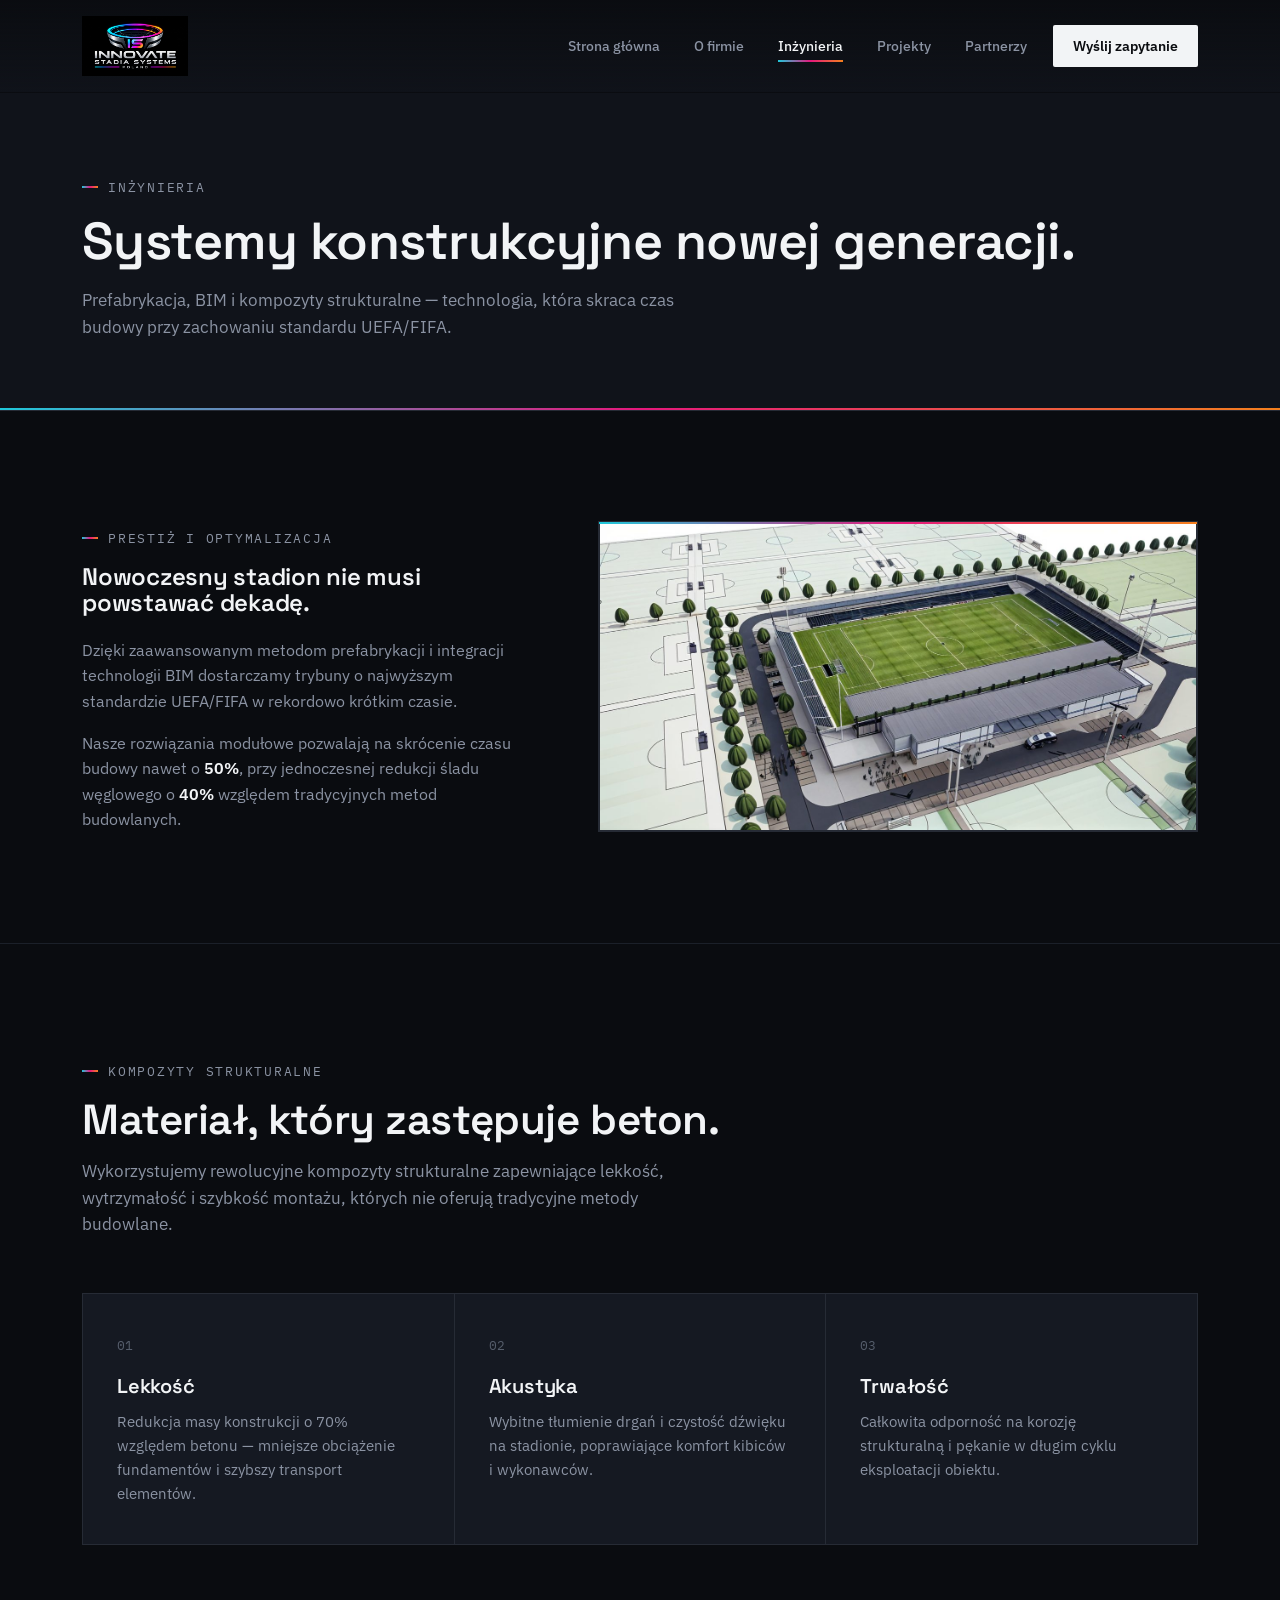
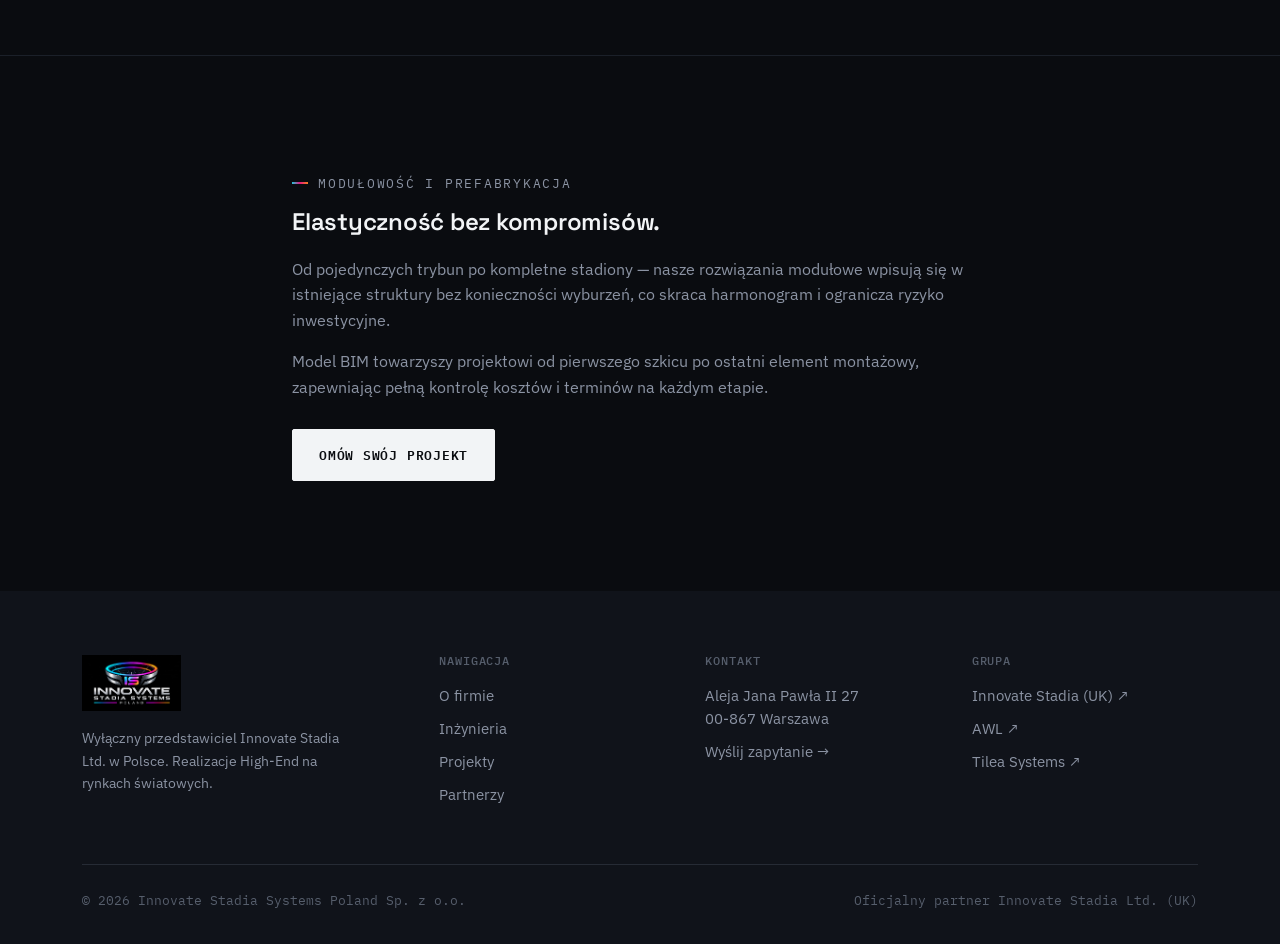
<file: inzynieria.html>
<!doctype html>
<html lang="pl">
<head>
<meta charset="utf-8">
<meta name="viewport" content="width=device-width, initial-scale=1">
<title>Inżynieria — Innovate Stadia Systems Poland</title>
<meta name="description" content="Kompozyty strukturalne, prefabrykacja i BIM — nowoczesne systemy konstrukcyjne Innovate Stadia Systems Poland.">
<link rel="stylesheet" href="assets/style.css">
</head>
<body>

<nav class="nav solid">
  <div class="wrap">
    <a href="index.html" class="brand">
      <img class="logo-mark" src="assets/PNG Logo ISP.jpg" alt="Innovate Stadia Systems Poland">
    </a>
    <button class="navtoggle" aria-label="Menu">
      <svg viewBox="0 0 24 24" fill="none" stroke="currentColor" stroke-width="1.8"><path d="M3 6h18M3 12h18M3 18h18"/></svg>
    </button>
    <div class="navlinks">
      <a href="index.html">Strona główna</a>
      <a href="o-firmie.html">O firmie</a>
      <a href="inzynieria.html" class="active">Inżynieria</a>
      <a href="projekty.html">Projekty</a>
      <a href="partnerzy.html">Partnerzy</a>
      <a href="kontakt.html" class="cta">Wyślij zapytanie</a>
    </div>
  </div>
</nav>

<header class="pagehero">
  <div class="hero-grain"></div>
  <div class="wrap">
    <span class="eyebrow">Inżynieria</span>
    <h1>Systemy konstrukcyjne nowej generacji.</h1>
    <p>Prefabrykacja, BIM i kompozyty strukturalne — technologia, która skraca czas budowy przy zachowaniu standardu UEFA/FIFA.</p>
  </div>
</header>

<section>
  <div class="wrap two-col reveal">
    <div>
      <span class="eyebrow">Prestiż i optymalizacja</span>
      <h2 style="margin-top:16px;">Nowoczesny stadion nie musi powstawać dekadę.</h2>
      <div class="bodytext" style="margin-top:22px;">
        <p>Dzięki zaawansowanym metodom prefabrykacji i integracji technologii BIM dostarczamy trybuny o najwyższym standardzie UEFA/FIFA w rekordowo krótkim czasie.</p>
        <p>Nasze rozwiązania modułowe pozwalają na skrócenie czasu budowy nawet o <strong>50%</strong>, przy jednoczesnej redukcji śladu węglowego o <strong>40%</strong> względem tradycyjnych metod budowlanych.</p>
      </div>
    </div>
    <div class="imgwrap">
      <img src="assets/z4.jpg" alt="Wizualizacja koncepcyjna kompleksu stadionowego">
    </div>
  </div>
</section>

<section>
  <div class="wrap">
    <div class="section-head reveal">
      <span class="eyebrow">Kompozyty strukturalne</span>
      <h2>Materiał, który zastępuje beton.</h2>
      <p>Wykorzystujemy rewolucyjne kompozyty strukturalne zapewniające lekkość, wytrzymałość i szybkość montażu, których nie oferują tradycyjne metody budowlane.</p>
    </div>
    <div class="grid3 reveal-stagger">
      <div class="card r-item">
        <span class="idx">01</span>
        <h3>Lekkość</h3>
        <p>Redukcja masy konstrukcji o 70% względem betonu — mniejsze obciążenie fundamentów i szybszy transport elementów.</p>
      </div>
      <div class="card r-item">
        <span class="idx">02</span>
        <h3>Akustyka</h3>
        <p>Wybitne tłumienie drgań i czystość dźwięku na stadionie, poprawiające komfort kibiców i wykonawców.</p>
      </div>
      <div class="card r-item">
        <span class="idx">03</span>
        <h3>Trwałość</h3>
        <p>Całkowita odporność na korozję strukturalną i pękanie w długim cyklu eksploatacji obiektu.</p>
      </div>
    </div>
  </div>
</section>

<section>
  <div class="wrap article-block reveal">
    <span class="eyebrow">Modułowość i prefabrykacja</span>
    <h2 style="margin-top:16px;">Elastyczność bez kompromisów.</h2>
    <div class="bodytext" style="margin-top:22px;">
      <p>Od pojedynczych trybun po kompletne stadiony — nasze rozwiązania modułowe wpisują się w istniejące struktury bez konieczności wyburzeń, co skraca harmonogram i ogranicza ryzyko inwestycyjne.</p>
      <p>Model BIM towarzyszy projektowi od pierwszego szkicu po ostatni element montażowy, zapewniając pełną kontrolę kosztów i terminów na każdym etapie.</p>
    </div>
    <a href="kontakt.html" class="btn btn-primary" style="margin-top:28px;">Omów swój projekt</a>
  </div>
</section>

<footer>
  <div class="wrap">
    <div class="foot-top">
      <div class="foot-brand">
        <a href="index.html" class="brand">
          <img class="logo-mark" src="assets/PNG Logo ISP.jpg" alt="Innovate Stadia Systems Poland">
        </a>
        <p>Wyłączny przedstawiciel Innovate Stadia Ltd. w Polsce. Realizacje High-End na rynkach światowych.</p>
      </div>
      <div class="foot-col">
        <h4>Nawigacja</h4>
        <a href="o-firmie.html">O firmie</a>
        <a href="inzynieria.html">Inżynieria</a>
        <a href="projekty.html">Projekty</a>
        <a href="partnerzy.html">Partnerzy</a>
      </div>
      <div class="foot-col">
        <h4>Kontakt</h4>
        <p>Aleja Jana Pawła II 27<br>00-867 Warszawa</p>
        <a href="kontakt.html">Wyślij zapytanie →</a>
      </div>
      <div class="foot-col">
        <h4>Grupa</h4>
        <a href="https://innovatestadia.com" target="_blank" rel="noopener">Innovate Stadia (UK) ↗</a>
        <a href="https://awl.ie/" target="_blank" rel="noopener">AWL ↗</a>
        <a href="https://tilea.systems" target="_blank" rel="noopener">Tilea Systems ↗</a>
      </div>
    </div>
    <div class="foot-bottom">
      <span>© 2026 Innovate Stadia Systems Poland Sp. z o.o.</span>
      <span>Oficjalny partner Innovate Stadia Ltd. (UK)</span>
    </div>
  </div>
</footer>

<script src="assets/main.js"></script>
</body>
</html>
</file>
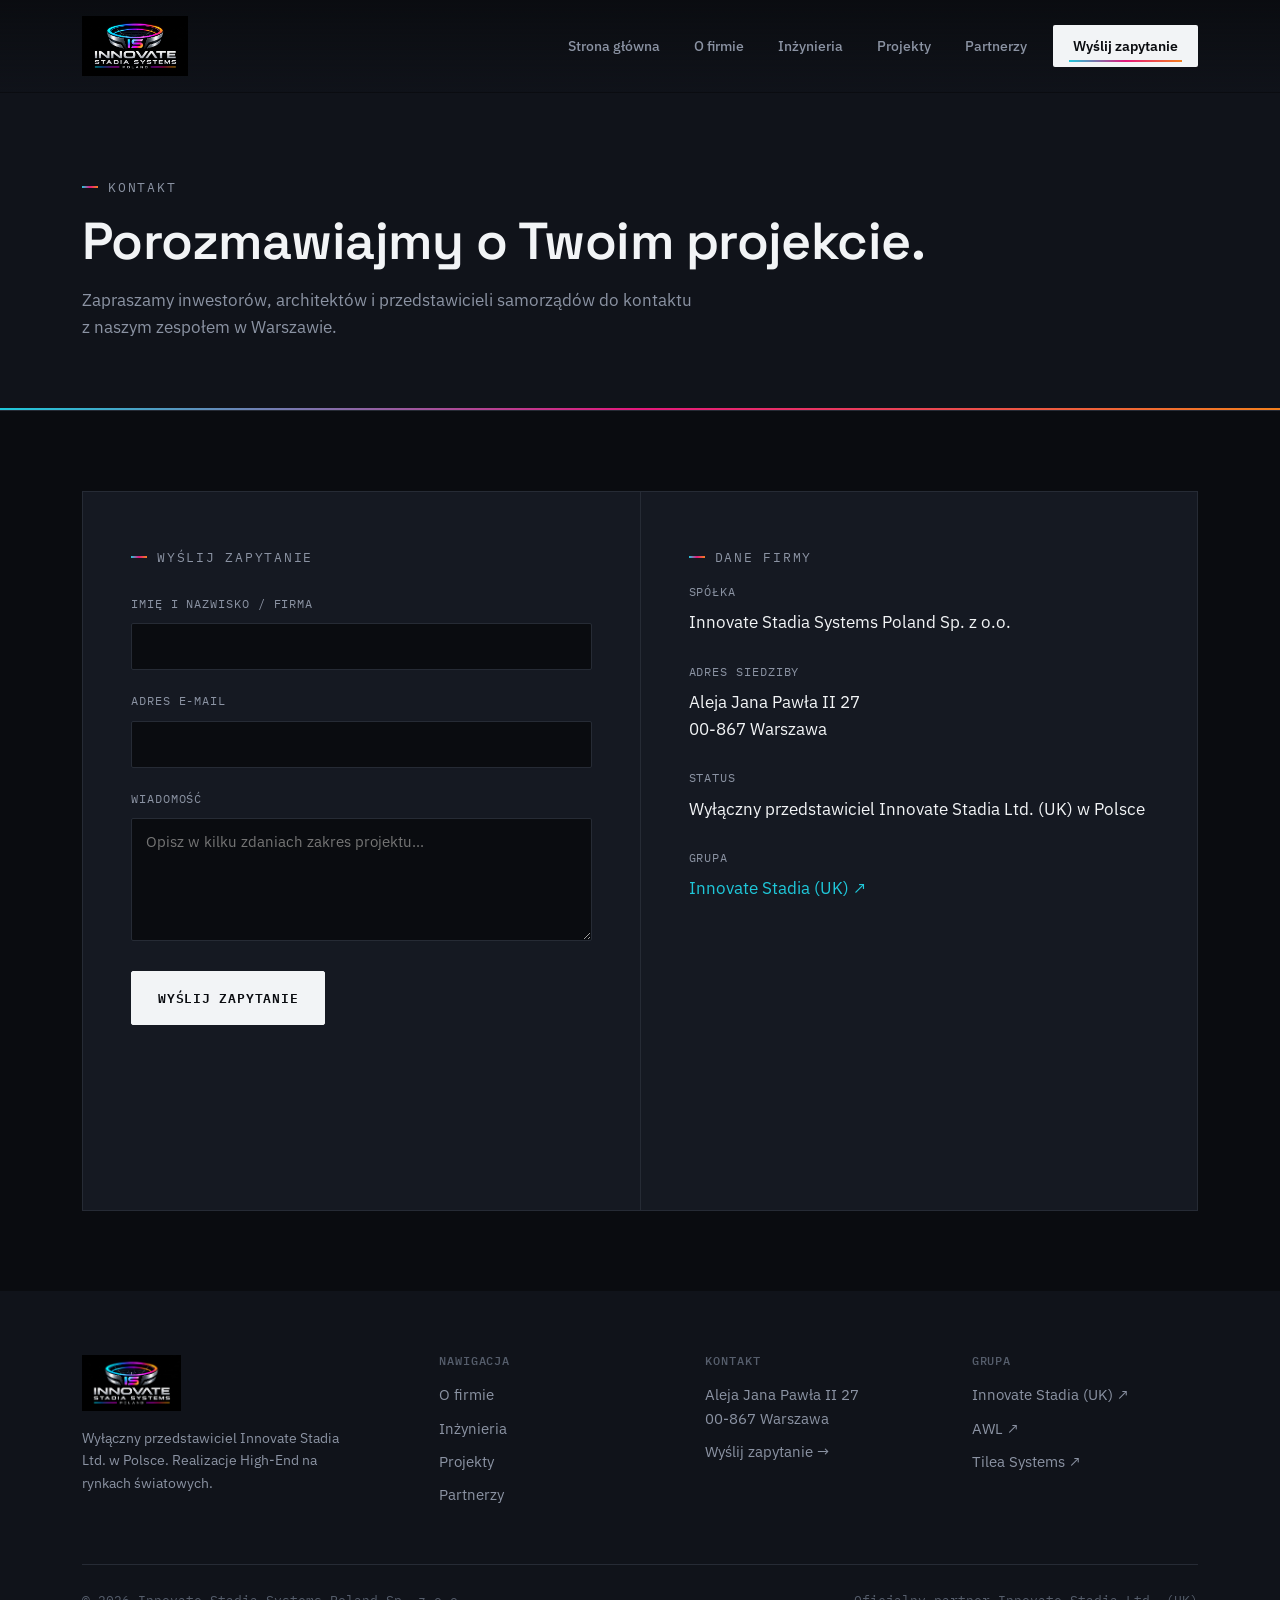
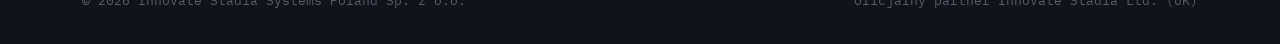
<file: kontakt.html>
<!doctype html>
<html lang="pl">
<head>
  <meta charset="utf-8">
  <meta name="viewport" content="width=device-width, initial-scale=1">
  <title>Kontakt — Innovate Stadia Systems Poland</title>
  <meta name="description" content="Skontaktuj się z Innovate Stadia Systems Poland — Aleja Jana Pawła II 27, Warszawa.">
  <link rel="stylesheet" href="assets/style.css">
  <link rel="icon" type="image/png" href="assets/logo.png">
</head>
<body>

<nav class="nav solid">
  <div class="wrap">
    <a href="index.html" class="brand">
      <img class="logo-mark" src="assets/PNG Logo ISP.jpg" alt="Innovate Stadia Systems Poland">
    </a>
    <button class="navtoggle" aria-label="Menu">
      <svg viewBox="0 0 24 24" fill="none" stroke="currentColor" stroke-width="1.8"><path d="M3 6h18M3 12h18M3 18h18"/></svg>
    </button>
    <div class="navlinks">
      <a href="index.html">Strona główna</a>
      <a href="o-firmie.html">O firmie</a>
      <a href="inzynieria.html">Inżynieria</a>
      <a href="projekty.html">Projekty</a>
      <a href="partnerzy.html">Partnerzy</a>
      <a href="kontakt.html" class="cta active">Wyślij zapytanie</a>
    </div>
  </div>
</nav>

<header class="pagehero">
  <div class="hero-grain"></div>
  <div class="wrap">
    <span class="eyebrow">Kontakt</span>
    <h1>Porozmawiajmy o Twoim projekcie.</h1>
    <p>Zapraszamy inwestorów, architektów i przedstawicieli samorządów do kontaktu z naszym zespołem w Warszawie.</p>
  </div>
</header>

<section style="padding-top:80px; padding-bottom:80px;">
  <div class="wrap reveal">
    <div class="contact-grid">
      
      <!-- Lewa strona: Formularz kontaktowy -->
      <div class="contact-panel">
        <span class="eyebrow">Wyślij zapytanie</span>
        
        <form action="https://formspree.io/f/mzebqjyj" method="POST" style="margin-top:28px;" autocomplete="off">
          
          <div class="field">
            <label for="name">Imię i nazwisko / Firma</label>
            <input id="name" type="text" name="name" required autocomplete="off">
          </div>

          <div class="field">
            <label for="email">Adres e-mail</label>
            <input id="email" type="email" name="email" required placeholder="" autocomplete="new-password">
          </div>

          <div class="field">
            <label for="msg">Wiadomość</label>
            <textarea id="msg" name="message" rows="5" required placeholder="Opisz w kilku zdaniach zakres projektu..." autocomplete="off"></textarea>
          </div>

          <button type="submit" class="btn btn-primary">WYŚLIJ ZAPYTANIE</button>
          
        </form>
      </div>

      <!-- Prawa strona: Dane firmy oraz pojedyncza Mapa -->
      <div class="contact-panel contact-info">
        <span class="eyebrow">Dane firmy</span>
        <dl style="margin-top:16px;">
          <dt>Spółka</dt>
          <dd>Innovate Stadia Systems Poland Sp. z o.o.</dd>
          
          <dt>Adres siedziby</dt>
          <dd>Aleja Jana Pawła II 27<br>00-867 Warszawa</dd>
          
          <dt>Status</dt>
          <dd>Wyłączny przedstawiciel Innovate Stadia Ltd. (UK) w Polsce</dd>
          
          <dt>Grupa</dt>
          <dd><a href="https://innovatestadia.com" target="_blank" rel="noopener" style="color:var(--cyan);">Innovate Stadia (UK) ↗</a></dd>
        </dl>

        <!-- Jedyna mapa OpenStreetMap po prawej stronie -->
        <iframe class="map-frame" title="Mapa - Aleja Jana Pawła II 27, Warszawa" loading="lazy" 
                src="https://www.openstreetmap.org/export/embed.html?bbox=20.9990%2C52.2280%2C21.0170%2C52.2400&amp;layer=mapnik&amp;marker=52.2340%2C21.0080" 
                style="width:100%; height:220px; border:none; margin-top:16px;">
        </iframe>
      </div>

    </div>
  </div>
</section>

<footer>
  <div class="wrap">
    <div class="foot-top">
      <div class="foot-brand">
        <a href="index.html" class="brand">
          <img class="logo-mark" src="assets/PNG Logo ISP.jpg" alt="Innovate Stadia Systems Poland">
        </a>
        <p>Wyłączny przedstawiciel Innovate Stadia Ltd. w Polsce. Realizacje High-End na rynkach światowych.</p>
      </div>
      <div class="foot-col">
        <h4>Nawigacja</h4>
        <a href="o-firmie.html">O firmie</a>
        <a href="inzynieria.html">Inżynieria</a>
        <a href="projekty.html">Projekty</a>
        <a href="partnerzy.html">Partnerzy</a>
      </div>
      <div class="foot-col">
        <h4>Kontakt</h4>
        <p>Aleja Jana Pawła II 27<br>00-867 Warszawa</p>
        <a href="kontakt.html">Wyślij zapytanie →</a>
      </div>
      <div class="foot-col">
        <h4>Grupa</h4>
        <a href="https://innovatestadia.com" target="_blank" rel="noopener">Innovate Stadia (UK) ↗</a>
        <a href="https://awl.ie/" target="_blank" rel="noopener">AWL ↗</a>
        <a href="https://tilea.systems" target="_blank" rel="noopener">Tilea Systems ↗</a>
      </div>
    </div>
    <div class="foot-bottom">
      <span>© 2026 Innovate Stadia Systems Poland Sp. z o.o.</span>
      <span>Oficjalny partner Innovate Stadia Ltd. (UK)</span>
    </div>
  </div>
</footer>

<script src="assets/main.js"></script>
</body>
</html>
</file>
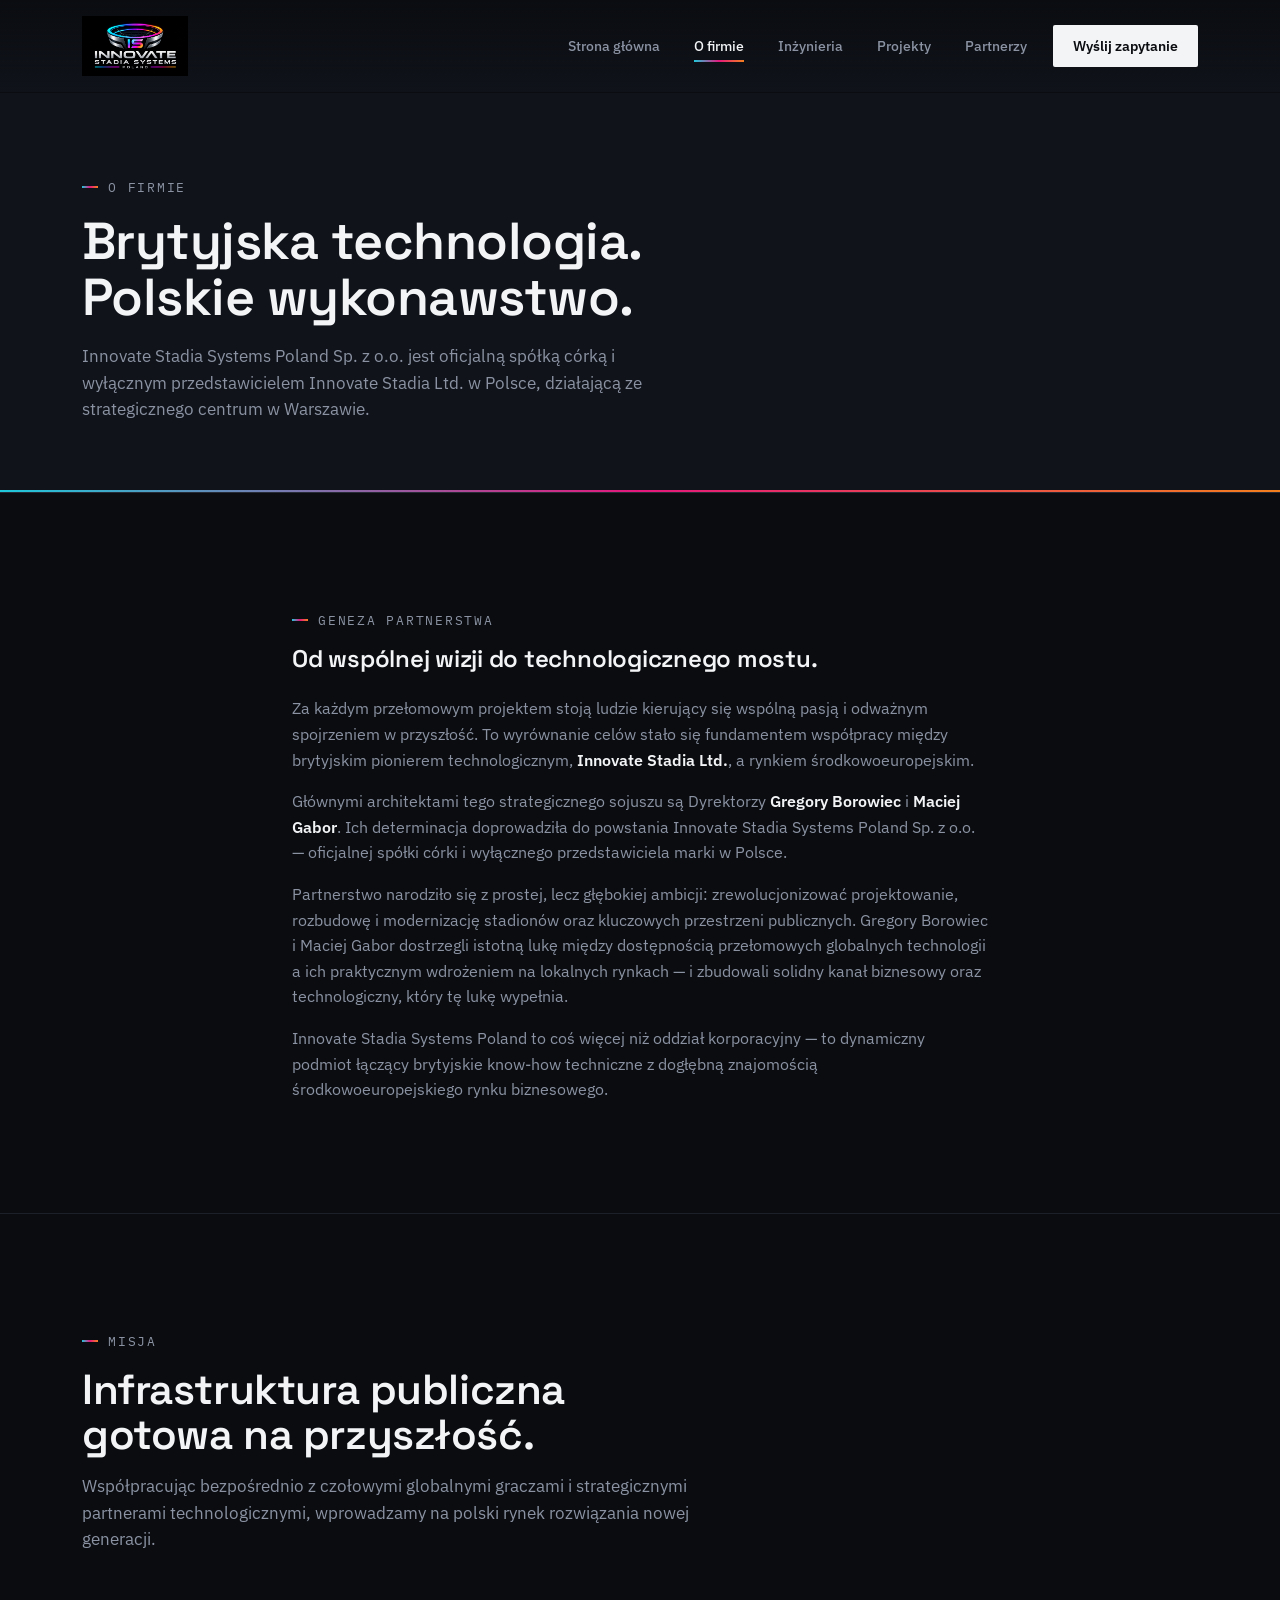
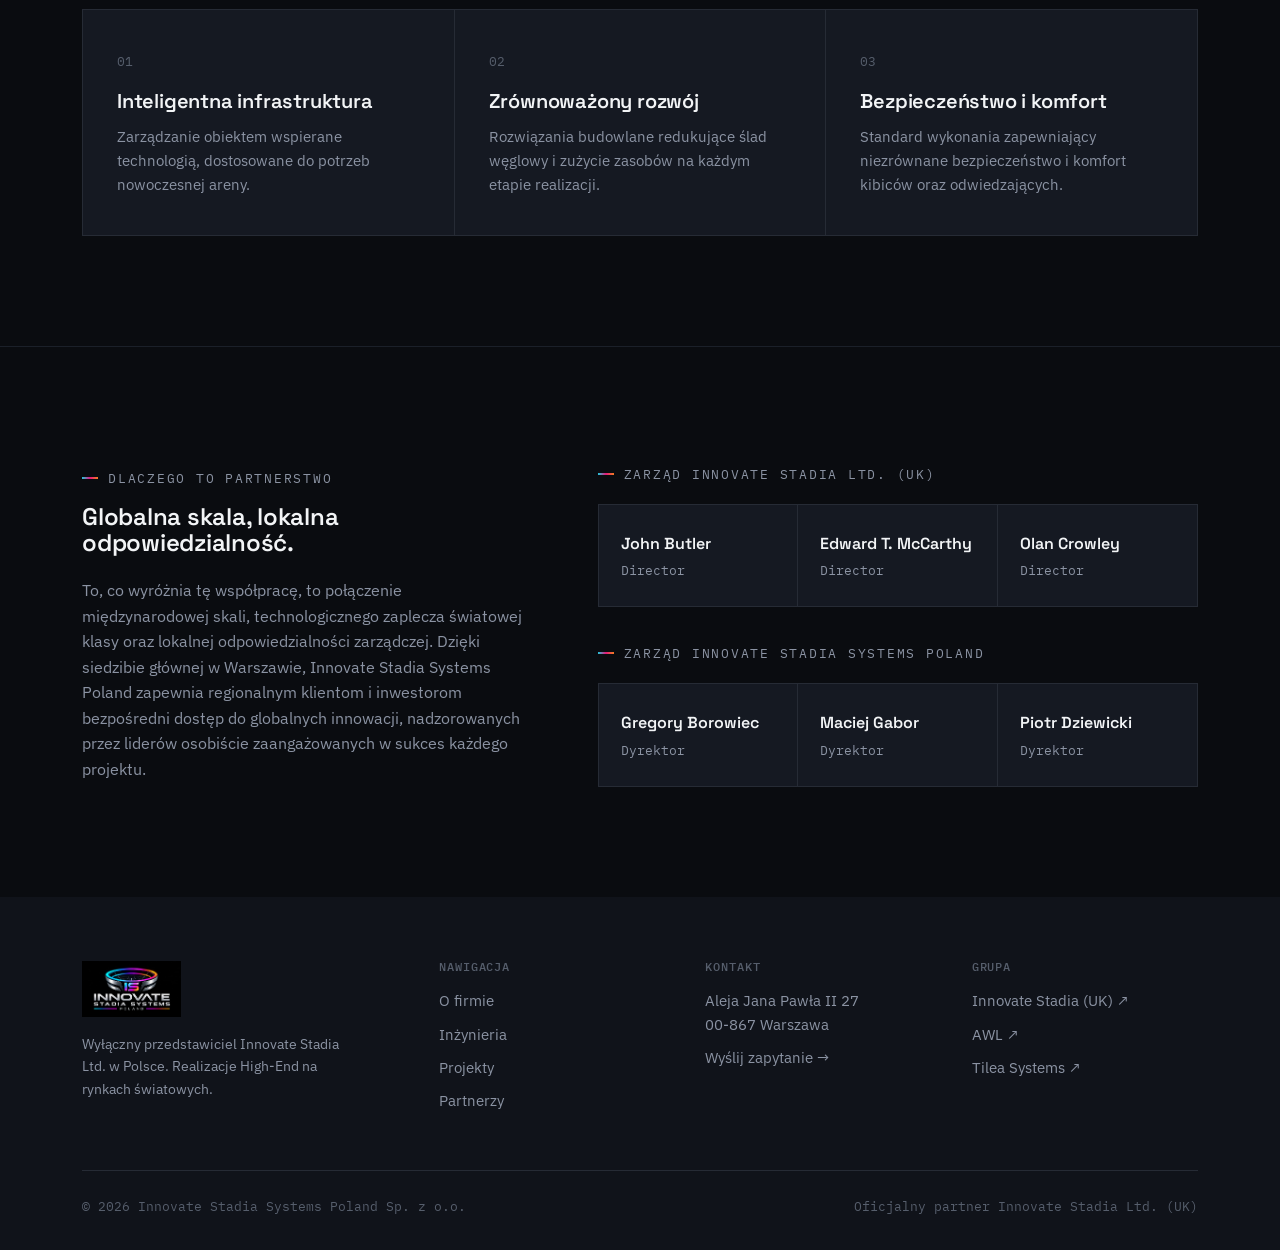
<file: o-firmie.html>
<!doctype html>
<html lang="pl">
<head>
<meta charset="utf-8">
<meta name="viewport" content="width=device-width, initial-scale=1">
<title>O firmie — Innovate Stadia Systems Poland</title>
<meta name="description" content="Innovate Stadia Systems Poland Sp. z o.o. — oficjalna spółka córka i wyłączny przedstawiciel Innovate Stadia Ltd. w Polsce.">
<link rel="stylesheet" href="assets/style.css">
</head>
<body>

<nav class="nav solid">
  <div class="wrap">
    <a href="index.html" class="brand">
      <img class="logo-mark" src="assets/PNG Logo ISP.jpg" alt="Innovate Stadia Systems Poland">
    </a>
    <button class="navtoggle" aria-label="Menu">
      <svg viewBox="0 0 24 24" fill="none" stroke="currentColor" stroke-width="1.8"><path d="M3 6h18M3 12h18M3 18h18"/></svg>
    </button>
    <div class="navlinks">
      <a href="index.html">Strona główna</a>
      <a href="o-firmie.html" class="active">O firmie</a>
      <a href="inzynieria.html">Inżynieria</a>
      <a href="projekty.html">Projekty</a>
      <a href="partnerzy.html">Partnerzy</a>
      <a href="kontakt.html" class="cta">Wyślij zapytanie</a>
    </div>
  </div>
</nav>

<header class="pagehero">
  <div class="hero-grain"></div>
  <div class="wrap">
    <span class="eyebrow">O firmie</span>
    <h1>Brytyjska technologia.<br>Polskie wykonawstwo.</h1>
    <p>Innovate Stadia Systems Poland Sp. z o.o. jest oficjalną spółką córką i wyłącznym przedstawicielem Innovate Stadia Ltd. w Polsce, działającą ze strategicznego centrum w Warszawie.</p>
  </div>
</header>

<section>
  <div class="wrap article-block reveal">
    <span class="eyebrow">Geneza partnerstwa</span>
    <h2 style="margin-top:16px;">Od wspólnej wizji do technologicznego mostu.</h2>
    <div class="bodytext" style="margin-top:24px;">
      <p>Za każdym przełomowym projektem stoją ludzie kierujący się wspólną pasją i odważnym spojrzeniem w przyszłość. To wyrównanie celów stało się fundamentem współpracy między brytyjskim pionierem technologicznym, <strong>Innovate Stadia Ltd.</strong>, a rynkiem środkowoeuropejskim.</p>
      <p>Głównymi architektami tego strategicznego sojuszu są Dyrektorzy <strong>Gregory Borowiec</strong> i <strong>Maciej Gabor</strong>. Ich determinacja doprowadziła do powstania Innovate Stadia Systems Poland Sp. z o.o. — oficjalnej spółki córki i wyłącznego przedstawiciela marki w Polsce.</p>
      <p>Partnerstwo narodziło się z prostej, lecz głębokiej ambicji: zrewolucjonizować projektowanie, rozbudowę i modernizację stadionów oraz kluczowych przestrzeni publicznych. Gregory Borowiec i Maciej Gabor dostrzegli istotną lukę między dostępnością przełomowych globalnych technologii a ich praktycznym wdrożeniem na lokalnych rynkach — i zbudowali solidny kanał biznesowy oraz technologiczny, który tę lukę wypełnia.</p>
      <p>Innovate Stadia Systems Poland to coś więcej niż oddział korporacyjny — to dynamiczny podmiot łączący brytyjskie know-how techniczne z dogłębną znajomością środkowoeuropejskiego rynku biznesowego.</p>
    </div>
  </div>
</section>

<section>
  <div class="wrap">
    <div class="section-head reveal">
      <span class="eyebrow">Misja</span>
      <h2>Infrastruktura publiczna gotowa na przyszłość.</h2>
      <p>Współpracując bezpośrednio z czołowymi globalnymi graczami i strategicznymi partnerami technologicznymi, wprowadzamy na polski rynek rozwiązania nowej generacji.</p>
    </div>
    <div class="grid3 reveal-stagger">
      <div class="card r-item">
        <span class="idx">01</span>
        <h3>Inteligentna infrastruktura</h3>
        <p>Zarządzanie obiektem wspierane technologią, dostosowane do potrzeb nowoczesnej areny.</p>
      </div>
      <div class="card r-item">
        <span class="idx">02</span>
        <h3>Zrównoważony rozwój</h3>
        <p>Rozwiązania budowlane redukujące ślad węglowy i zużycie zasobów na każdym etapie realizacji.</p>
      </div>
      <div class="card r-item">
        <span class="idx">03</span>
        <h3>Bezpieczeństwo i komfort</h3>
        <p>Standard wykonania zapewniający niezrównane bezpieczeństwo i komfort kibiców oraz odwiedzających.</p>
      </div>
    </div>
  </div>
</section>

<section>
  <div class="wrap two-col reveal">
    <div>
      <span class="eyebrow">Dlaczego to partnerstwo</span>
      <h2 style="margin-top:16px;">Globalna skala, lokalna odpowiedzialność.</h2>
      <p class="bodytext" style="margin-top:22px;">To, co wyróżnia tę współpracę, to połączenie międzynarodowej skali, technologicznego zaplecza światowej klasy oraz lokalnej odpowiedzialności zarządczej. Dzięki siedzibie głównej w Warszawie, Innovate Stadia Systems Poland zapewnia regionalnym klientom i inwestorom bezpośredni dostęp do globalnych innowacji, nadzorowanych przez liderów osobiście zaangażowanych w sukces każdego projektu.</p>
    </div>
    <div>
      <span class="eyebrow">Zarząd Innovate Stadia Ltd. (UK)</span>
      <div class="people reveal-stagger">
        <div class="person r-item"><div class="name">John Butler</div><div class="role">Director</div></div>
        <div class="person r-item"><div class="name">Edward T. McCarthy</div><div class="role">Director</div></div>
        <div class="person r-item"><div class="name">Olan Crowley</div><div class="role">Director</div></div>
      </div>
      <span class="eyebrow" style="margin-top:36px; display:inline-flex;">Zarząd Innovate Stadia Systems Poland</span>
      <div class="people reveal-stagger">
        <div class="person r-item"><div class="name">Gregory Borowiec</div><div class="role">Dyrektor</div></div>
        <div class="person r-item"><div class="name">Maciej Gabor</div><div class="role">Dyrektor</div></div>
        <div class="person r-item"><div class="name">Piotr Dziewicki</div><div class="role">Dyrektor</div></div>
    </div>
  </div>
</section>
<footer>
  <div class="wrap">
    <div class="foot-top">
      <div class="foot-brand">
        <a href="index.html" class="brand">
          <img class="logo-mark" src="assets/PNG Logo ISP.jpg" alt="Innovate Stadia Systems Poland">
        </a>
        <p>Wyłączny przedstawiciel Innovate Stadia Ltd. w Polsce. Realizacje High-End na rynkach światowych.</p>
      </div>
      <div class="foot-col">
        <h4>Nawigacja</h4>
        <a href="o-firmie.html">O firmie</a>
        <a href="inzynieria.html">Inżynieria</a>
        <a href="projekty.html">Projekty</a>
        <a href="partnerzy.html">Partnerzy</a>
      </div>
      <div class="foot-col">
        <h4>Kontakt</h4>
        <p>Aleja Jana Pawła II 27<br>00-867 Warszawa</p>
        <a href="kontakt.html">Wyślij zapytanie →</a>
      </div>
      <div class="foot-col">
        <h4>Grupa</h4>
        <a href="https://innovatestadia.com" target="_blank" rel="noopener">Innovate Stadia (UK) ↗</a>
        <a href="https://awl.ie/" target="_blank" rel="noopener">AWL ↗</a>
        <a href="https://tilea.systems" target="_blank" rel="noopener">Tilea Systems ↗</a>
      </div>
    </div>
    <div class="foot-bottom">
      <span>© 2026 Innovate Stadia Systems Poland Sp. z o.o.</span>
      <span>Oficjalny partner Innovate Stadia Ltd. (UK)</span>
    </div>
  </div>
</footer>

<script src="assets/main.js"></script>
</body>
</html>
</file>
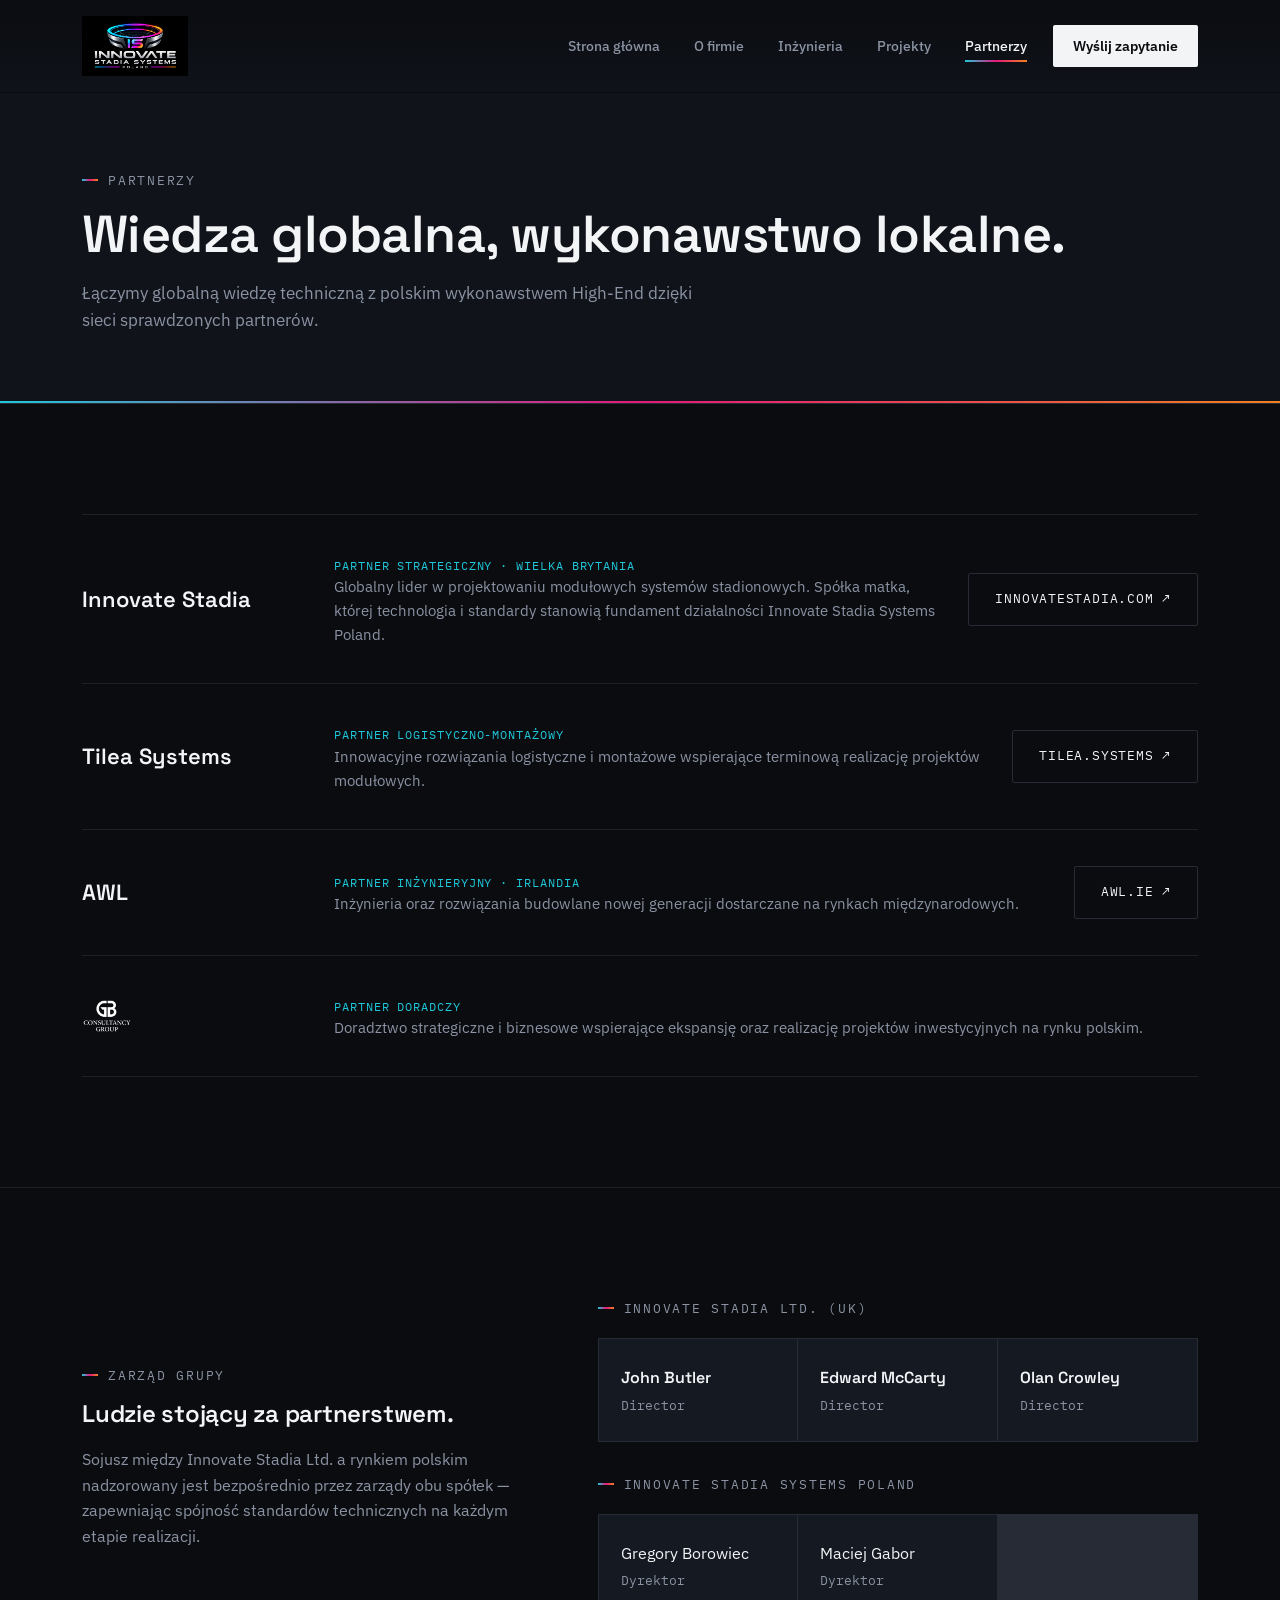
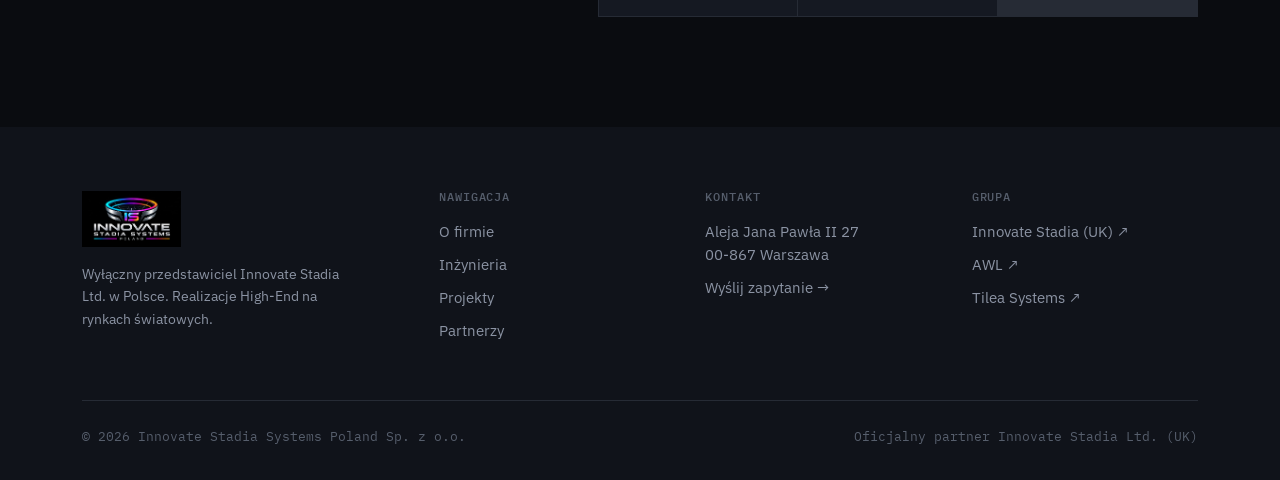
<file: partnerzy.html>
<!doctype html
<html lang="pl">
<head>
<meta charset="utf-8">
<meta name="viewport" content="width=device-width, initial-scale=1">
<title>Partnerzy — Innovate Stadia Systems Poland</title>
<meta name="description" content="Sieć partnerów Innovate Stadia Systems Poland: Innovate Stadia Ltd., Tilea Systems, AWL, GB Consultancy Group.">
<link rel="stylesheet" href="assets/style.css">
</head>
<body>

<nav class="nav solid">
  <div class="wrap">
    <a href="index.html" class="brand">
      <img class="logo-mark" src="assets/PNG Logo ISP.jpg" alt="Innovate Stadia Systems Poland">
    </a>
    <button class="navtoggle" aria-label="Menu">
      <svg viewBox="0 0 24 24" fill="none" stroke="currentColor" stroke-width="1.8"><path d="M3 6h18M3 12h18M3 18h18"/></svg>
    </button>
    <div class="navlinks">
      <a href="index.html">Strona główna</a>
      <a href="o-firmie.html">O firmie</a>
      <a href="inzynieria.html">Inżynieria</a>
      <a href="projekty.html">Projekty</a>
      <a href="partnerzy.html" class="active">Partnerzy</a>
      <a href="kontakt.html" class="cta">Wyślij zapytanie</a>
    </div>
  </div>
</nav>

<header class="pagehero">
  <div class="hero-grain"></div>
  <div class="wrap">
    <span class="eyebrow">Partnerzy</span>
    <h1>Wiedza globalna, wykonawstwo lokalne.</h1>
    <p>Łączymy globalną wiedzę techniczną z polskim wykonawstwem High-End dzięki sieci sprawdzonych partnerów.</p>
  </div>
</header>

<section>
  <div class="wrap reveal">

    <div class="partner">
      <div class="p-brand"><div class="p-name">Innovate Stadia</div></div>
      <div>
        <div class="p-role">Partner strategiczny · Wielka Brytania</div>
        <p class="p-desc">Globalny lider w projektowaniu modułowych systemów stadionowych. Spółka matka, której technologia i standardy stanowią fundament działalności Innovate Stadia Systems Poland.</p>
      </div>
      <a href="https://innovatestadia.com" target="_blank" rel="noopener" class="btn btn-ghost">innovatestadia.com ↗</a>
    </div>

    <div class="partner">
      <div class="p-brand"><div class="p-name">Tilea Systems</div></div>
      <div>
        <div class="p-role">Partner logistyczno-montażowy</div>
        <p class="p-desc">Innowacyjne rozwiązania logistyczne i montażowe wspierające terminową realizację projektów modułowych.</p>
      </div>
      <a href="https://tilea.systems" target="_blank" rel="noopener" class="btn btn-ghost">tilea.systems ↗</a>
    </div>

    <div class="partner">
      <div class="p-brand"><div class="p-name">AWL</div></div>
      <div>
        <div class="p-role">Partner inżynieryjny · Irlandia</div>
        <p class="p-desc">Inżynieria oraz rozwiązania budowlane nowej generacji dostarczane na rynkach międzynarodowych.</p>
      </div>
      <a href="https://awl.ie/" target="_blank" rel="noopener" class="btn btn-ghost">awl.ie ↗</a>
    </div>

    <div class="partner">
      <div class="p-brand">
        <img class="p-logo" src="assets/gbv2.png" alt="GB Consultancy Group">
      </div>
      <div>
        <div class="p-role">Partner doradczy</div>
        <p class="p-desc">Doradztwo strategiczne i biznesowe wspierające ekspansję oraz realizację projektów inwestycyjnych na rynku polskim.</p>
      </div>
    </div>

  </div>
</section>

<section>
  <div class="wrap two-col reveal">
    <div>
      <span class="eyebrow">Zarząd grupy</span>
      <h2 style="margin-top:16px;">Ludzie stojący za partnerstwem.</h2>
      <p class="bodytext" style="margin-top:20px;">Sojusz między Innovate Stadia Ltd. a rynkiem polskim nadzorowany jest bezpośrednio przez zarządy obu spółek — zapewniając spójność standardów technicznych na każdym etapie realizacji.</p>
    </div>
    <div>
      <span class="eyebrow">Innovate Stadia Ltd. (UK)</span>
      <div class="people reveal-stagger">
        <div class="person r-item"><div class="name">John Butler</div><div class="role">Director</div></div>
        <div class="person r-item"><div class="name">Edward McCarty</div><div class="role">Director</div></div>
        <div class="person r-item"><div class="name">Olan Crowley</div><div class="role">Director</div></div>
      </div>
      <span class="eyebrow" style="margin-top:32px; display:inline-flex;">Innovate Stadia Systems Poland</span>
      <div class="people reveal-stagger">
        <div class="person r-item"><div class="name"></div>Gregory Borowiec<div class="role">Dyrektor</div></div>
        <div class="person r-item"><div class="name"></div>Maciej Gabor<div class="role">Dyrektor</div></div>
      </div>
    </div>
  </div>
</section>

<footer>
  <div class="wrap">
    <div class="foot-top">
      <div class="foot-brand">
        <a href="index.html" class="brand">
          <img class="logo-mark" src="assets/PNG Logo ISP.jpg" alt="Innovate Stadia Systems Poland">
        </a>
        <p>Wyłączny przedstawiciel Innovate Stadia Ltd. w Polsce. Realizacje High-End na rynkach światowych.</p>
      </div>
      <div class="foot-col">
        <h4>Nawigacja</h4>
        <a href="o-firmie.html">O firmie</a>
        <a href="inzynieria.html">Inżynieria</a>
        <a href="projekty.html">Projekty</a>
        <a href="partnerzy.html">Partnerzy</a>
      </div>
      <div class="foot-col">
        <h4>Kontakt</h4>
        <p>Aleja Jana Pawła II 27<br>00-867 Warszawa</p>
        <a href="kontakt.html">Wyślij zapytanie →</a>
      </div>
      <div class="foot-col">
        <h4>Grupa</h4>
        <a href="https://innovatestadia.com" target="_blank" rel="noopener">Innovate Stadia (UK) ↗</a>
        <a href="https://awl.ie/" target="_blank" rel="noopener">AWL ↗</a>
        <a href="https://tilea.systems" target="_blank" rel="noopener">Tilea Systems ↗</a>
      </div>
    </div>
    <div class="foot-bottom">
      <span>© 2026 Innovate Stadia Systems Poland Sp. z o.o.</span>
      <span>Oficjalny partner Innovate Stadia Ltd. (UK)</span>
    </div>
  </div>
</footer>

<script src="assets/main.js"></script>
</body>
</html>
</file>
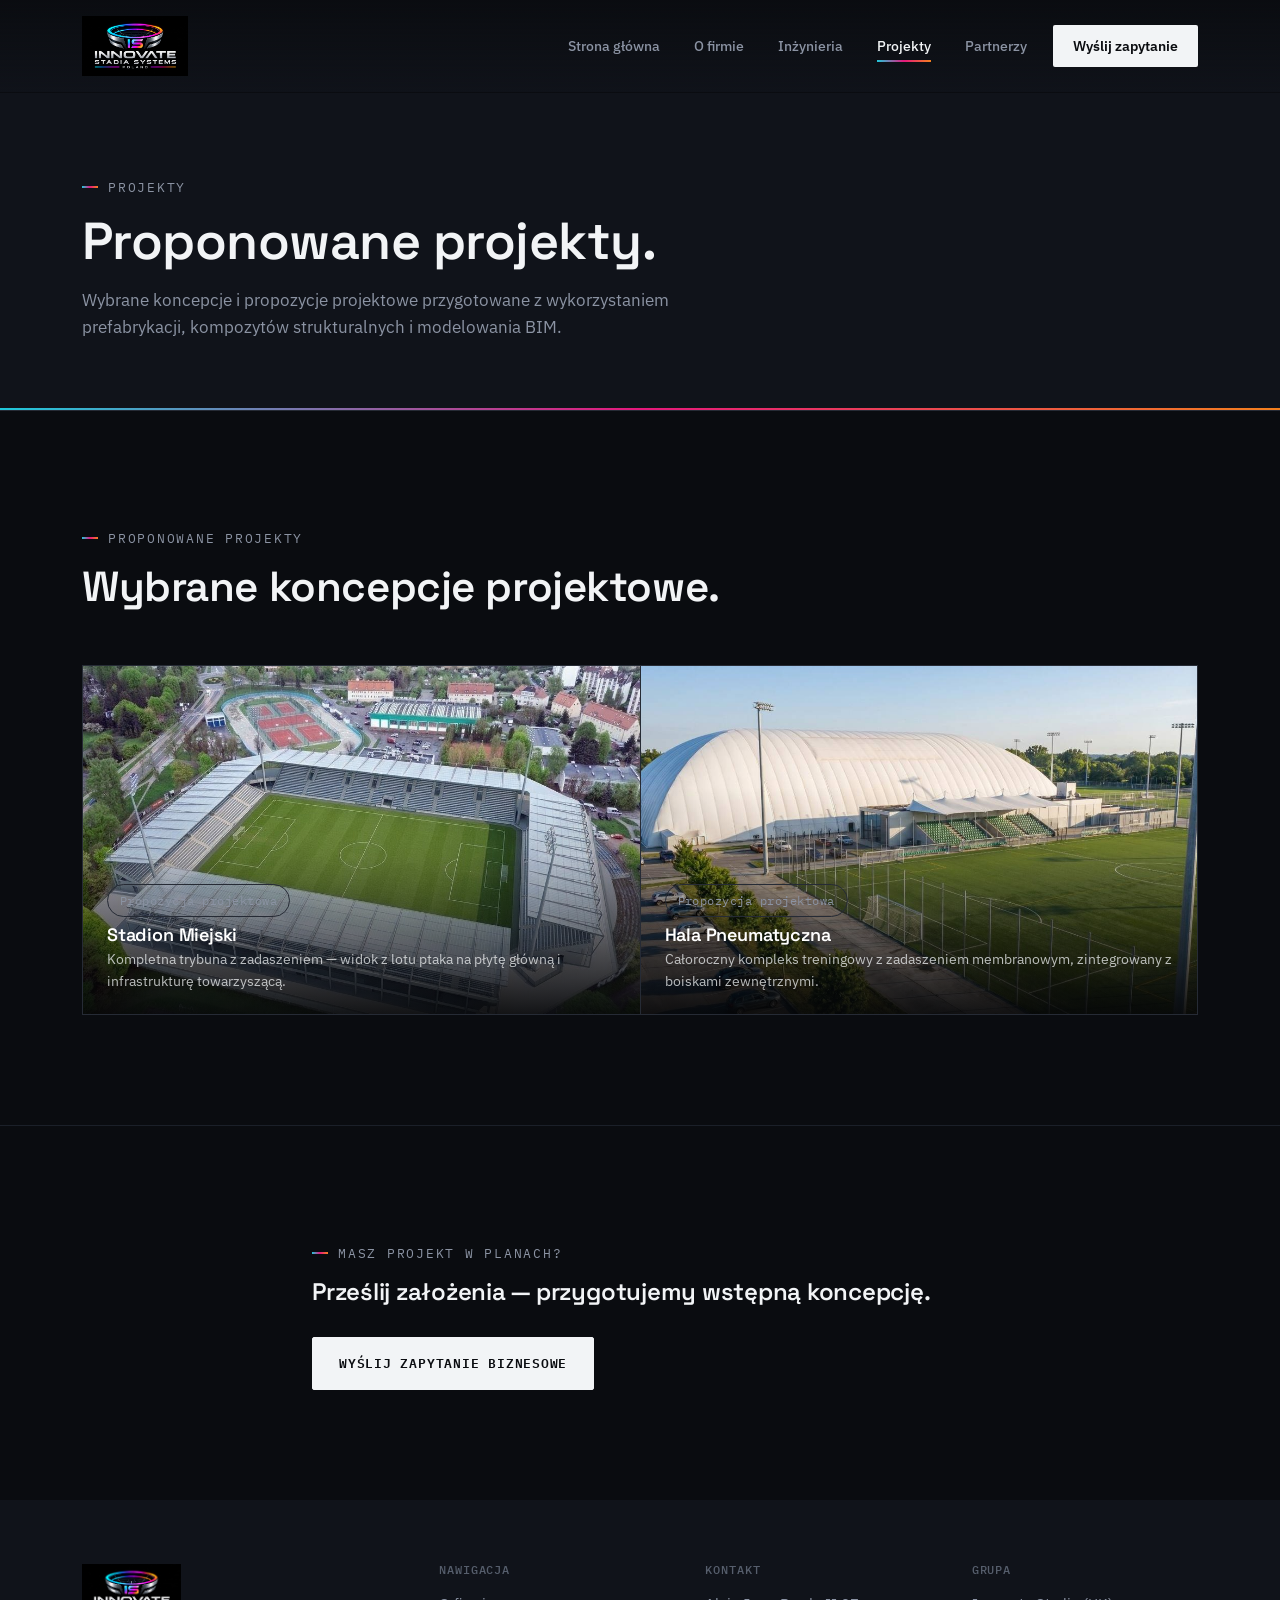
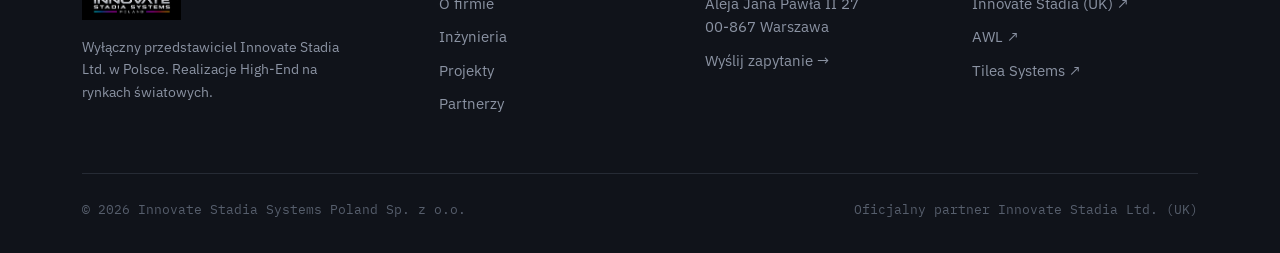
<file: projekty.html>
<!doctype html>
<html lang="pl">
<head>
<meta charset="utf-8">
<meta name="viewport" content="width=device-width, initial-scale=1">
<title>Projekty — Innovate Stadia Systems Poland</title>
<meta name="description" content="Proponowane projekty Innovate Stadia Systems Poland.">
<link rel="stylesheet" href="assets/style.css">
</head>
<body>

<nav class="nav solid">
  <div class="wrap">
    <a href="index.html" class="brand">
      <img class="logo-mark" src="assets/PNG Logo ISP.jpg" alt="Innovate Stadia Systems Poland">
    </a>
    <button class="navtoggle" aria-label="Menu">
      <svg viewBox="0 0 24 24" fill="none" stroke="currentColor" stroke-width="1.8"><path d="M3 6h18M3 12h18M3 18h18"/></svg>
    </button>
    <div class="navlinks">
      <a href="index.html">Strona główna</a>
      <a href="o-firmie.html">O firmie</a>
      <a href="inzynieria.html">Inżynieria</a>
      <a href="projekty.html" class="active">Projekty</a>
      <a href="partnerzy.html">Partnerzy</a>
      <a href="kontakt.html" class="cta">Wyślij zapytanie</a>
    </div>
  </div>
</nav>

<header class="pagehero">
  <div class="hero-grain"></div>
  <div class="wrap">
    <span class="eyebrow">Projekty</span>
    <h1>Proponowane projekty.</h1>
    <p>Wybrane koncepcje i propozycje projektowe przygotowane z wykorzystaniem prefabrykacji, kompozytów strukturalnych i modelowania BIM.</p>
  </div>
</header>

<section>
  <div class="wrap">
    <div class="section-head reveal">
      <span class="eyebrow">Proponowane projekty</span>
      <h2>Wybrane koncepcje projektowe.</h2>
    </div>
    <div class="grid2 reveal-stagger">
      <div class="gallery-item photo r-item">
        <div class="media">
          <img src="assets/aerial.jpg" alt="Stadion miejski — widok z lotu ptaka">
          <div class="media-cap">
            <span class="tag">Propozycja projektowa</span>
            <h3>Stadion Miejski</h3>
            <p>Kompletna trybuna z zadaszeniem — widok z lotu ptaka na płytę główną i infrastrukturę towarzyszącą.</p>
          </div>
        </div>
      </div>
      <div class="gallery-item photo r-item">
        <div class="media">
          <img src="assets/dome.jpg" alt="Hala pneumatyczna — kompleks treningowy">
          <div class="media-cap">
            <span class="tag">Propozycja projektowa</span>
            <h3>Hala Pneumatyczna</h3>
            <p>Całoroczny kompleks treningowy z zadaszeniem membranowym, zintegrowany z boiskami zewnętrznymi.</p>
          </div>
        </div>
      </div>
    </div>
  </div>
</section>

<section>
  <div class="wrap reveal" style="max-width:720px;">
    <span class="eyebrow">Masz projekt w planach?</span>
    <h2 style="margin-top:16px;">Prześlij założenia — przygotujemy wstępną koncepcję.</h2>
    <div class="btn-row" style="margin-top:32px;">
      <a href="kontakt.html" class="btn btn-primary">Wyślij zapytanie biznesowe</a>
    </div>
  </div>
</section>

<footer>
  <div class="wrap">
    <div class="foot-top">
      <div class="foot-brand">
        <a href="index.html" class="brand">
          <img class="logo-mark" src="assets/PNG Logo ISP.jpg" alt="Innovate Stadia Systems Poland">
        </a>
        <p>Wyłączny przedstawiciel Innovate Stadia Ltd. w Polsce. Realizacje High-End na rynkach światowych.</p>
      </div>
      <div class="foot-col">
        <h4>Nawigacja</h4>
        <a href="o-firmie.html">O firmie</a>
        <a href="inzynieria.html">Inżynieria</a>
        <a href="projekty.html">Projekty</a>
        <a href="partnerzy.html">Partnerzy</a>
      </div>
      <div class="foot-col">
        <h4>Kontakt</h4>
        <p>Aleja Jana Pawła II 27<br>00-867 Warszawa</p>
        <a href="kontakt.html">Wyślij zapytanie →</a>
      </div>
      <div class="foot-col">
        <h4>Grupa</h4>
        <a href="https://innovatestadia.com" target="_blank" rel="noopener">Innovate Stadia (UK) ↗</a>
        <a href="https://awl.ie/" target="_blank" rel="noopener">AWL ↗</a>
        <a href="https://tilea.systems" target="_blank" rel="noopener">Tilea Systems ↗</a>
      </div>
    </div>
    <div class="foot-bottom">
      <span>© 2026 Innovate Stadia Systems Poland Sp. z o.o.</span>
      <span>Oficjalny partner Innovate Stadia Ltd. (UK)</span>
    </div>
  </div>
</footer>

<script src="assets/main.js"></script>
</body>
</html>
</file>
<file: assets/style.css>
/* ============================================================
   INNOVATE STADIA SYSTEMS POLAND — design system
   Palette pulled from the brand mark: cyan / magenta / orange arc
   ============================================================ */

@import url('https://fonts.googleapis.com/css2?family=Space+Grotesk:wght@400;500;600;700&family=IBM+Plex+Sans:wght@400;500;600&family=IBM+Plex+Mono:wght@400;500&display=swap');

:root{
  --bg: #0a0c10;
  --bg-panel: #10131a;
  --bg-card: #151922;
  --line: #262b35;
  --line-soft: #1b2029;
  --text: #f2f4f6;
  --text-muted: #8b93a3;
  --text-dim: #565e6c;
  --cyan: #1fc8da;
  --magenta: #e5187c;
  --orange: #f4801e;
  --arc: linear-gradient(90deg, var(--cyan), var(--magenta), var(--orange));
  --radius: 2px;
  --maxw: 1180px;
}

*{ box-sizing:border-box; }
html{ scroll-behavior:smooth; }
body{
  margin:0;
  background:var(--bg);
  color:var(--text);
  font-family:'IBM Plex Sans', sans-serif;
  font-size:16px;
  line-height:1.6;
  -webkit-font-smoothing:antialiased;
}
img{ max-width:100%; display:block; }
a{ color:inherit; text-decoration:none; }
h1,h2,h3,h4{
  font-family:'Space Grotesk', sans-serif;
  font-weight:600;
  line-height:1.08;
  margin:0;
  letter-spacing:-0.01em;
}
p{ margin:0; }
.wrap{ max-width:var(--maxw); margin:0 auto; padding:0 32px; }

@media (prefers-reduced-motion: reduce){
  *{ animation-duration:0.001ms !important; transition-duration:0.001ms !important; }
}

/* ---------- eyebrow / mono labels ---------- */
.eyebrow{
  font-family:'IBM Plex Mono', monospace;
  font-size:12.5px;
  letter-spacing:0.14em;
  text-transform:uppercase;
  color:var(--text-muted);
  display:inline-flex;
  align-items:center;
  gap:10px;
}
.eyebrow::before{
  content:"";
  width:16px; height:2px;
  background:var(--arc);
  display:inline-block;
}

/* ---------- nav ---------- */
.nav{
  position:fixed; top:0; left:0; right:0; z-index:100;
  border-bottom:1px solid transparent;
  background:linear-gradient(to bottom, rgba(10,12,16,0.92), rgba(10,12,16,0));
  transition:background .3s ease, border-color .3s ease;
}
.nav.solid{
  background:rgba(10,12,16,0.96);
  border-bottom-color:var(--line);
  backdrop-filter:blur(8px);
}
.nav .wrap{
  display:flex; align-items:center; justify-content:space-between;
  height:92px;
}
.brand{ display:flex; align-items:center; gap:12px; }
.brand .logo-mark{ height:60px; width:auto; }
@media (max-width:860px){ .brand .logo-mark{ height:50px; } }

.navlinks{ display:flex; align-items:center; gap:2px; }
.navlinks a{
  font-size:14px; font-weight:500; color:var(--text-muted);
  padding:10px 16px; border-radius:var(--radius);
  transition:color .2s ease;
  position:relative;
}
.navlinks a:hover{ color:var(--text); }
.navlinks a.active{ color:var(--text); }
.navlinks a.active::after{
  content:""; position:absolute; left:16px; right:16px; bottom:5px; height:2px;
  background:var(--arc);
}
.navlinks .cta{
  margin-left:8px;
  color:var(--bg) !important;
  background:var(--text);
  font-weight:600;
  padding:10px 20px;
}
.navlinks .cta:hover{ background:var(--cyan); }

.navtoggle{ display:none; background:none; border:0; color:var(--text); cursor:pointer; padding:8px; }
.navtoggle svg{ width:22px; height:22px; }

@media (max-width:860px){
  .navlinks{
    position:fixed; top:92px; left:0; right:0; bottom:0;
    flex-direction:column; align-items:stretch; gap:0;
    background:var(--bg); padding:16px 24px;
    border-top:1px solid var(--line);
    transform:translateY(-8px); opacity:0; pointer-events:none;
    transition:opacity .2s ease, transform .2s ease;
  }
  .navlinks.open{ opacity:1; transform:translateY(0); pointer-events:auto; }
  .navlinks a{ padding:16px 4px; border-bottom:1px solid var(--line-soft); font-size:16px; }
  .navlinks .cta{ margin:16px 0 0; text-align:center; }
  .navtoggle{ display:block; }
}

/* ---------- buttons ---------- */
.btn{
  display:inline-flex; align-items:center; gap:10px;
  font-family:'IBM Plex Mono', monospace;
  font-size:13px; letter-spacing:0.06em; text-transform:uppercase;
  padding:15px 26px; border-radius:var(--radius);
  border:1px solid var(--line);
  transition:border-color .2s ease, background .2s ease, transform .2s ease;
}
.btn-primary{ background:var(--text); color:var(--bg); border-color:var(--text); font-weight:600; }
.btn-primary:hover{ background:var(--cyan); border-color:var(--cyan); transform:translateY(-1px); }
.btn-ghost{ color:var(--text); }
.btn-ghost:hover{ border-color:var(--text-muted); }
.btn-row{ display:flex; gap:14px; flex-wrap:wrap; }

/* ---------- hero (stadium arc signature) ---------- */
.hero{
  position:relative;
  min-height:100svh;
  display:flex; align-items:flex-end;
  padding:150px 0 90px;
  overflow:hidden;
  background:#050608;
}
.hero-bg{
  position:absolute; inset:0;
  background-size:cover; background-position:center 60%;
  filter:saturate(0.92);
}
.hero-scrim{
  position:absolute; inset:0;
  background:
    linear-gradient(to top, rgba(5,6,8,0.98) 12%, rgba(5,6,8,0.72) 55%, rgba(5,6,8,0.5) 100%),
    linear-gradient(to right, rgba(5,6,8,0.8) 0%, rgba(5,6,8,0.25) 55%);
}
.hero-arc{
  position:absolute; left:50%; top:38%; width:1400px; max-width:none;
  transform:translate(-50%,-50%);
  opacity:0.55; pointer-events:none;
}
.hero .wrap{ position:relative; z-index:2; }
.hero-inner{ max-width:760px; }
.hero h1{
  font-size:clamp(40px, 6vw, 74px);
  margin:22px 0 24px;
}
.hero-sub{
  font-size:18px; color:var(--text-muted); max-width:560px; margin-bottom:38px;
}

/* small page hero (subpages) */
.pagehero{
  position:relative; padding:170px 0 70px;
  border-bottom:1px solid var(--line);
  background:var(--bg-panel);
  overflow:hidden;
}
.pagehero::after{
  content:""; position:absolute; left:0; right:0; bottom:0; height:2px;
  background:var(--arc);
}
.pagehero h1{ font-size:clamp(32px,4.4vw,52px); margin-top:16px; }
.pagehero p{ color:var(--text-muted); max-width:620px; margin-top:18px; font-size:16.5px; }

/* ---------- stat plate ---------- */
.stats{
  display:grid; grid-template-columns:repeat(4,1fr); gap:1px;
  background:var(--line); border:1px solid var(--line);
  margin-top:56px;
}
.stat{ background:var(--bg); padding:26px 22px; }
.stat .num{
  font-family:'Space Grotesk', sans-serif; font-weight:700;
  font-size:clamp(24px,2.6vw,34px);
  background:var(--arc);
  -webkit-background-clip:text; background-clip:text; color:transparent;
}
.stat .lbl{ font-size:12.5px; color:var(--text-muted); margin-top:6px; font-family:'IBM Plex Mono', monospace; letter-spacing:0.03em; }
@media (max-width:760px){ .stats{ grid-template-columns:1fr 1fr; } }

/* ---------- sections ---------- */
section{ padding:110px 0; border-bottom:1px solid var(--line-soft); }
section:last-of-type{ border-bottom:none; }
.section-head{ max-width:640px; margin-bottom:56px; }
.section-head h2{ font-size:clamp(28px,3.4vw,42px); margin-top:16px; }
.section-head p{ color:var(--text-muted); margin-top:16px; font-size:16.5px; }
.two-col{ display:grid; grid-template-columns:0.85fr 1.15fr; gap:72px; align-items:center; }
@media (max-width:900px){ .two-col{ grid-template-columns:1fr; gap:40px; } }
.two-col img, .two-col .imgwrap{ border:1px solid var(--line); }
.imgwrap{ position:relative; overflow:hidden; }
.imgwrap::before{
  content:""; position:absolute; left:0; right:0; top:0; height:2px; background:var(--arc); z-index:1;
}

.lede{ font-size:19px; color:var(--text); line-height:1.65; }
.lede + p, .bodytext p + p{ margin-top:18px; }
.bodytext{ color:var(--text-muted); font-size:16px; }
.bodytext p + p{ margin-top:16px; }
.bodytext strong{ color:var(--text); font-weight:600; }
.article-block{ max-width:760px; }

/* ---------- feature / card grids ---------- */
.grid3{ display:grid; grid-template-columns:repeat(3,1fr); gap:1px; background:var(--line); border:1px solid var(--line); }
.grid2{ display:grid; grid-template-columns:repeat(2,1fr); gap:1px; background:var(--line); border:1px solid var(--line); }
@media (max-width:820px){ .grid3{ grid-template-columns:1fr; } .grid2{ grid-template-columns:1fr; } }

.card{ background:var(--bg-card); padding:38px 34px; transition:background .2s ease; position:relative; }
.card::before{ content:""; position:absolute; left:0; right:0; top:0; height:2px; background:var(--arc); opacity:0; transition:opacity .25s ease; }
.card:hover::before{ opacity:1; }
.card:hover{ background:#181c26; }
.card .idx{ font-family:'IBM Plex Mono', monospace; font-size:12.5px; color:var(--text-dim); }
.card h3{ font-size:20px; margin:18px 0 12px; }
.card p{ color:var(--text-muted); font-size:15px; }
.card a.more{
  display:inline-flex; align-items:center; gap:6px; margin-top:20px;
  font-family:'IBM Plex Mono', monospace; font-size:12.5px; letter-spacing:0.05em; text-transform:uppercase;
  color:var(--cyan);
}

/* ---------- gallery ---------- */
.gallery-item{ background:var(--bg-card); position:relative; }
.gallery-item .media{ aspect-ratio:16/10; overflow:hidden; background:#000; position:relative; }
.gallery-item .media img, .gallery-item .media video{ width:100%; height:100%; object-fit:cover; }
.gallery-item .media svg{ transition:transform .6s cubic-bezier(.2,.7,.2,1); }
.gallery-item:hover .media svg{ transform:scale(1.05); }
.gallery-item .cap{ padding:22px 24px; }
.gallery-item .cap h3{ font-size:17px; margin-bottom:6px; }
.gallery-item .cap p{ color:var(--text-muted); font-size:14px; }

/* photo-backed gallery card (real project photography) */
.gallery-item.photo .media{ position:relative; }
.gallery-item.photo .media img{ transition:transform .6s cubic-bezier(.2,.7,.2,1); }
.gallery-item.photo:hover .media img{ transform:scale(1.06); }
.gallery-item.photo .media::after{
  content:""; position:absolute; inset:0;
  background:linear-gradient(to top, rgba(5,6,8,0.92) 0%, rgba(5,6,8,0.15) 45%, rgba(5,6,8,0) 65%);
}
.gallery-item.photo .media-cap{
  position:absolute; left:0; right:0; bottom:0; padding:22px 24px; z-index:2;
}
.gallery-item.photo .media-cap .tag{ margin-bottom:8px; }
.gallery-item.photo .media-cap h3{ font-size:18px; color:#fff; }
.gallery-item.photo .media-cap p{ font-size:13.5px; color:rgba(242,244,246,0.75); margin-top:4px; }

/* ---------- quote / synergy block ---------- */
.quote-block{
  border-left:2px solid; border-image:var(--arc) 1;
  padding:4px 0 4px 30px; margin:44px 0;
}
.quote-block p{ font-size:20px; font-family:'Space Grotesk', sans-serif; font-weight:500; color:var(--text); line-height:1.4; }
.quote-block cite{ display:block; margin-top:14px; font-style:normal; font-size:13px; color:var(--text-muted); font-family:'IBM Plex Mono', monospace; }

/* ---------- people ---------- */
.people{ display:grid; grid-template-columns:repeat(3,1fr); gap:1px; background:var(--line); border:1px solid var(--line); margin-top:20px; }
@media (max-width:760px){ .people{ grid-template-columns:1fr 1fr; } }
.person{ background:var(--bg-card); padding:26px 22px; }
.person .name{ font-family:'Space Grotesk', sans-serif; font-weight:600; font-size:16px; }
.person .role{ font-size:12.5px; color:var(--text-muted); margin-top:4px; font-family:'IBM Plex Mono', monospace; }

/* ---------- partner rows ---------- */
.partner{
  display:grid; grid-template-columns:220px 1fr auto; align-items:center; gap:32px;
  padding:36px 0; border-bottom:1px solid var(--line-soft);
}
.partner:first-of-type{ border-top:1px solid var(--line-soft); }
.partner .p-brand{ display:flex; align-items:center; gap:14px; }
.partner .p-logo{ height:34px; width:auto; max-width:120px; object-fit:contain; }
.partner .p-name{ font-family:'Space Grotesk', sans-serif; font-size:22px; font-weight:600; }
.partner .p-role{ font-family:'IBM Plex Mono', monospace; font-size:11.5px; color:var(--cyan); letter-spacing:0.08em; text-transform:uppercase; margin-top:6px; }
.partner .p-desc{ color:var(--text-muted); font-size:15px; }
@media (max-width:760px){ .partner{ grid-template-columns:1fr; gap:10px; padding:28px 0; } }

/* ---------- contact ---------- */
.contact-grid{ display:grid; grid-template-columns:1fr 1fr; gap:1px; background:var(--line); border:1px solid var(--line); }
@media (max-width:900px){ .contact-grid{ grid-template-columns:1fr; } }
.contact-panel{ background:var(--bg-card); padding:48px; }
.field{ margin-bottom:22px; }
.field label{ display:block; font-family:'IBM Plex Mono', monospace; font-size:11.5px; text-transform:uppercase; letter-spacing:0.08em; color:var(--text-muted); margin-bottom:10px; }
.field input, .field textarea{
  width:100%; background:var(--bg); border:1px solid var(--line); color:var(--text);
  padding:13px 14px; font-family:'IBM Plex Sans', sans-serif; font-size:15px; border-radius:var(--radius);
}
.field input:focus, .field textarea:focus{ outline:2px solid var(--cyan); outline-offset:1px; border-color:var(--cyan); }
.field textarea{ resize:vertical; min-height:120px; }
.contact-info dt{ font-family:'IBM Plex Mono', monospace; font-size:11.5px; text-transform:uppercase; letter-spacing:0.08em; color:var(--text-muted); margin-top:26px; }
.contact-info dt:first-child{ margin-top:0; }
.contact-info dd{ margin:8px 0 0; font-size:17px; }
.map-frame{ width:100%; height:260px; border:0; filter:grayscale(0.4) invert(0.92) contrast(0.9); margin-top:30px; border:1px solid var(--line); }

/* ---------- footer ---------- */
footer{ background:var(--bg-panel); padding:64px 0 32px; }
.foot-top{ display:grid; grid-template-columns:1.4fr 1fr 1fr 1fr; gap:40px; padding-bottom:48px; border-bottom:1px solid var(--line); }
@media (max-width:760px){ .foot-top{ grid-template-columns:1fr 1fr; } }
.foot-brand .brand{ margin-bottom:16px; }
.foot-brand .logo-mark{ height:56px; }
.foot-brand p{ color:var(--text-muted); font-size:14px; max-width:280px; }
.foot-col h4{ font-family:'IBM Plex Mono', monospace; font-size:11.5px; text-transform:uppercase; letter-spacing:0.08em; color:var(--text-dim); margin-bottom:16px; font-weight:500; }
.foot-col a, .foot-col p{ display:block; color:var(--text-muted); font-size:14.5px; margin-bottom:10px; }
.foot-col a:hover{ color:var(--text); }
.foot-bottom{ display:flex; justify-content:space-between; flex-wrap:wrap; gap:12px; padding-top:26px; font-size:13px; color:var(--text-dim); font-family:'IBM Plex Mono', monospace; }

/* ---------- misc ---------- */
.tag-strip{ display:flex; gap:10px; flex-wrap:wrap; margin-top:24px; }
.tag{ font-family:'IBM Plex Mono', monospace; font-size:12px; letter-spacing:0.04em; color:var(--text-muted); border:1px solid var(--line); padding:6px 12px; border-radius:20px; display:inline-block; }

/* ---------- scroll reveal ----------
   Safe by default: content is fully visible with NO JavaScript at all.
   Only when main.js successfully runs does it add "js" to <html> and
   enable the animated entrance. This means a missing/broken script
   can never hide page content again. */
.reveal, .r-item{ opacity:1; transform:none; }
html.js .reveal{ opacity:0; transform:translateY(22px); transition:opacity .8s cubic-bezier(.2,.7,.2,1), transform .8s cubic-bezier(.2,.7,.2,1); }
html.js .reveal.in{ opacity:1; transform:translateY(0); }
html.js .r-item{ opacity:0; transform:translateY(18px); transition:opacity .6s ease, transform .6s ease; }
html.js .reveal-stagger.in .r-item{ opacity:1; transform:translateY(0); }
.r-item:nth-child(1){ transition-delay:.05s; } .r-item:nth-child(2){ transition-delay:.15s; }
.r-item:nth-child(3){ transition-delay:.25s; } .r-item:nth-child(4){ transition-delay:.35s; }

/* ---------- hero grain + parallax ---------- */
.hero-bg{ transition:transform 1.4s cubic-bezier(.2,.7,.2,1); transform:scale(1.08); }
.hero.loaded .hero-bg{ transform:scale(1); }
.hero-inner > *{ opacity:0; transform:translateY(16px); animation:heroUp .8s cubic-bezier(.2,.7,.2,1) forwards; }
.hero-inner > *:nth-child(1){ animation-delay:.15s; }
.hero-inner > *:nth-child(2){ animation-delay:.28s; }
.hero-inner > *:nth-child(3){ animation-delay:.42s; }
.hero-inner > *:nth-child(4){ animation-delay:.56s; }
@keyframes heroUp{ to{ opacity:1; transform:translateY(0); } }

/* ---------- blueprint panels (generative technical illustration) ---------- */
.blueprint{
  position:relative; overflow:hidden;
  background:
    repeating-linear-gradient(0deg, rgba(255,255,255,0.045) 0 1px, transparent 1px 26px),
    repeating-linear-gradient(90deg, rgba(255,255,255,0.045) 0 1px, transparent 1px 26px),
    var(--bg-card);
}
.blueprint svg{ display:block; width:100%; height:100%; }
.blueprint .bp-tag{
  position:absolute; left:16px; bottom:14px;
  font-family:'IBM Plex Mono', monospace; font-size:10.5px; letter-spacing:0.08em; text-transform:uppercase;
  color:var(--text-dim); background:rgba(10,12,16,0.55); padding:4px 9px; border:1px solid var(--line-soft);
}
</file>
